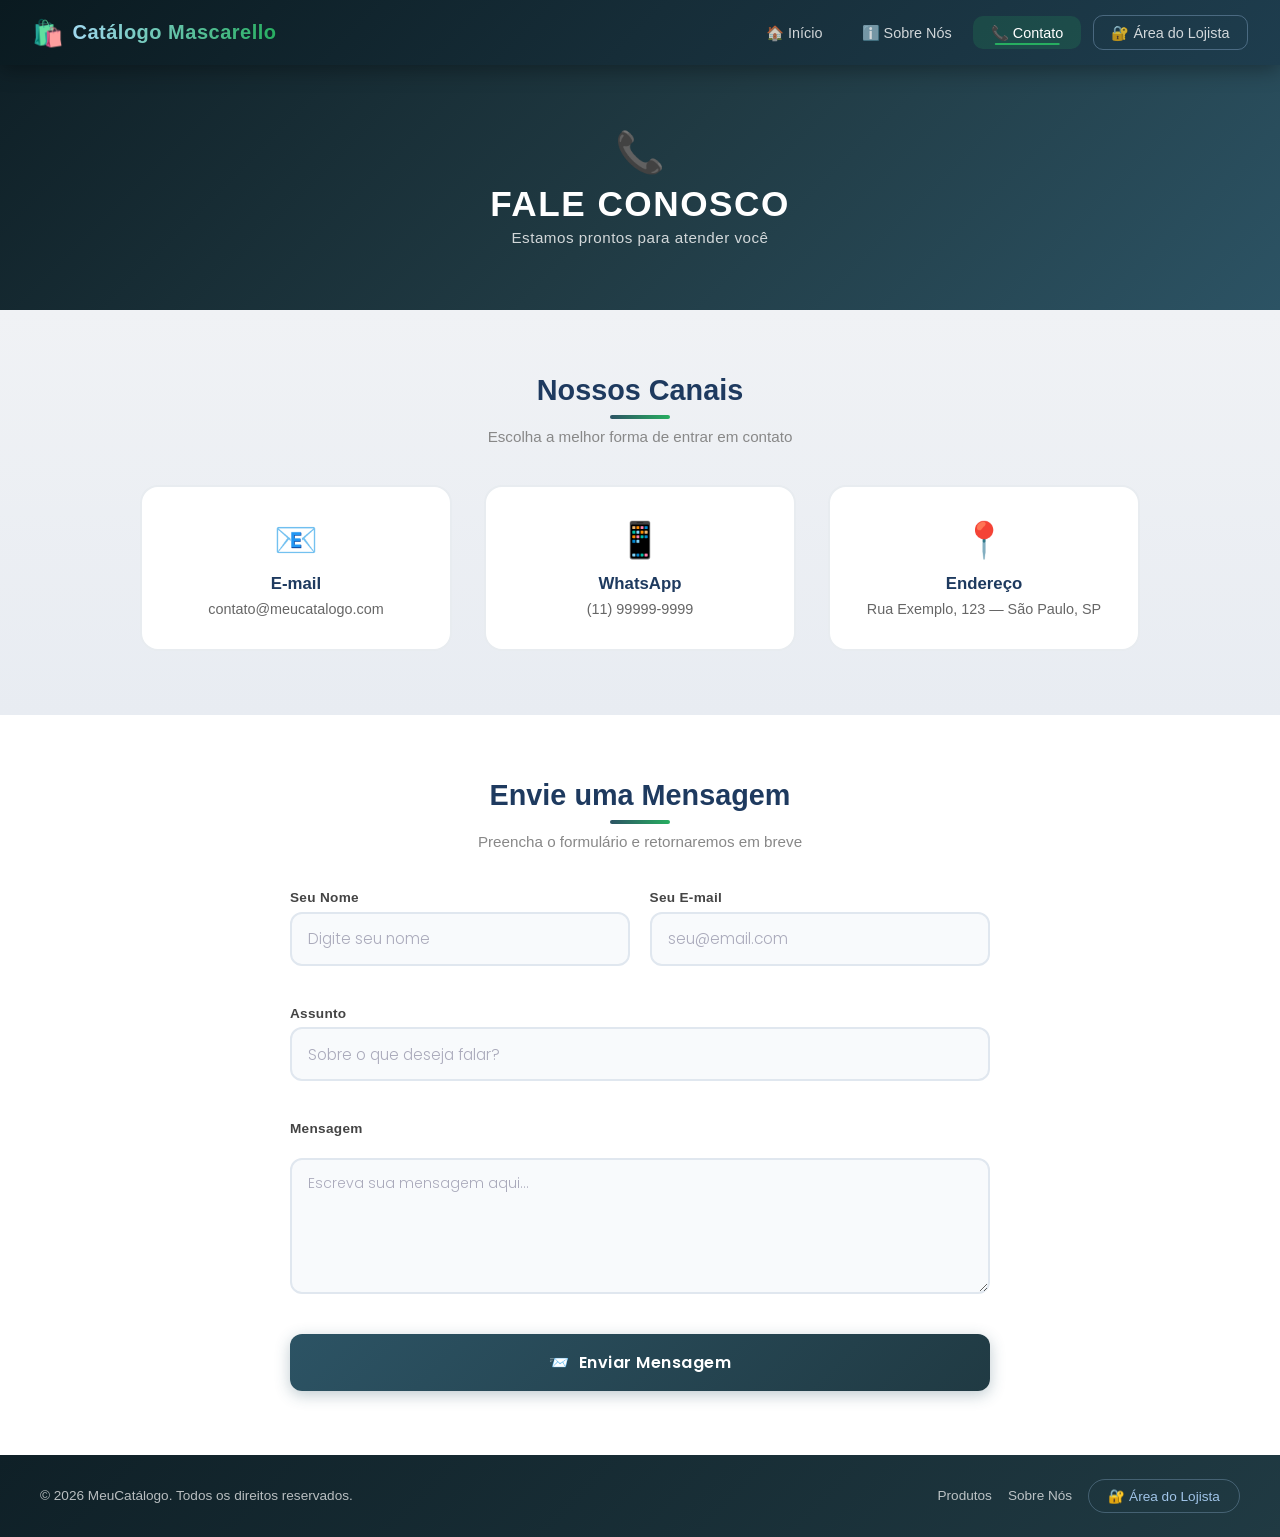
<file: contato.html>
<!DOCTYPE html>
<html lang="pt-BR">
  <head>
    <meta charset="UTF-8" />
    <meta name="viewport" content="width=device-width, initial-scale=1.0" />
    <title>Catálogo Mascarello — Contato</title>

    <link rel="preconnect" href="https://fonts.googleapis.com" />
    <link rel="preconnect" href="https://fonts.gstatic.com" crossorigin />
    <link
      href="https://fonts.googleapis.com/css2?family=Poppins:wght@300;400;500;600;700;800&display=swap"
      rel="stylesheet"
    />

    <link rel="stylesheet" href="styles.css" />
  </head>
  <body>
    <!-- ===== NAVBAR ===== -->
    <nav class="navbar">
      <div class="navbar-container">
        <a href="index.html" class="navbar-brand">
          <span class="brand-icon">🛍️</span>
          <span class="brand-text">Catálogo Mascarello</span>
        </a>

        <button class="navbar-toggle" id="navToggle" aria-label="Abrir menu">
          <span class="hamburger-line"></span>
          <span class="hamburger-line"></span>
          <span class="hamburger-line"></span>
        </button>

        <ul class="navbar-menu" id="navMenu">
          <li><a href="index.html" class="nav-link">🏠 Início</a></li>
          <li><a href="sobre.html" class="nav-link">ℹ️ Sobre Nós</a></li>
          <li><a href="contato.html" class="nav-link active">📞 Contato</a></li>
          <li>
            <a href="admin.html" class="nav-link nav-link-admin"
              >🔐 Área do Lojista</a
            >
          </li>
        </ul>
      </div>
    </nav>

    <!-- ===== PAGE HERO ===== -->
    <header class="page-hero">
      <div class="header-content">
        <span class="header-icon">📞</span>
        <h1>Fale Conosco</h1>
        <p class="header-subtitle">Estamos prontos para atender você</p>
      </div>
    </header>

    <!-- ===== MAIN ===== -->
    <main>
      <!-- Cards de Contato -->
      <section class="section-contato">
        <div class="contato-container">
          <div class="section-header">
            <h2>Nossos Canais</h2>
            <p>Escolha a melhor forma de entrar em contato</p>
          </div>
          <div class="contato-grid">
            <div class="contato-card">
              <span class="contato-icon">📧</span>
              <h3>E-mail</h3>
              <p>contato@meucatalogo.com</p>
            </div>
            <div class="contato-card">
              <span class="contato-icon">📱</span>
              <h3>WhatsApp</h3>
              <p>(11) 99999-9999</p>
            </div>
            <div class="contato-card">
              <span class="contato-icon">📍</span>
              <h3>Endereço</h3>
              <p>Rua Exemplo, 123 — São Paulo, SP</p>
            </div>
          </div>
        </div>
      </section>

      <!-- Formulário de Contato -->
      <section class="section-formulario">
        <div class="formulario-container">
          <div class="section-header">
            <h2>Envie uma Mensagem</h2>
            <p>Preencha o formulário e retornaremos em breve</p>
          </div>
          <form class="form-contato" id="formContato">
            <div class="form-row">
              <div class="form-grupo">
                <label for="nome">Seu Nome</label>
                <input
                  type="text"
                  id="nome"
                  placeholder="Digite seu nome"
                  required
                />
              </div>
              <div class="form-grupo">
                <label for="email">Seu E-mail</label>
                <input
                  type="email"
                  id="email"
                  placeholder="seu@email.com"
                  required
                />
              </div>
            </div>
            <div class="form-grupo">
              <label for="assunto">Assunto</label>
              <input
                type="text"
                id="assunto"
                placeholder="Sobre o que deseja falar?"
                required
              />
            </div>
            <div class="form-grupo">
              <label for="mensagem">Mensagem</label>
              <textarea
                id="mensagem"
                rows="5"
                placeholder="Escreva sua mensagem aqui..."
                required
              ></textarea>
            </div>
            <button type="submit" class="btn-enviar">
              <span class="btn-icon">📨</span> Enviar Mensagem
            </button>
            <p id="formMensagem" class="form-feedback"></p>
          </form>
        </div>
      </section>
    </main>

    <!-- ===== FOOTER ===== -->
    <footer>
      <div class="footer-content">
        <p>&copy; 2026 MeuCatálogo. Todos os direitos reservados.</p>
        <div class="footer-links">
          <a href="index.html" class="footer-link">Produtos</a>
          <a href="sobre.html" class="footer-link">Sobre Nós</a>
          <a href="admin.html" class="link-admin">🔐 Área do Lojista</a>
        </div>
      </div>
    </footer>

    <script src="script.js"></script>
  </body>
</html>
</file>
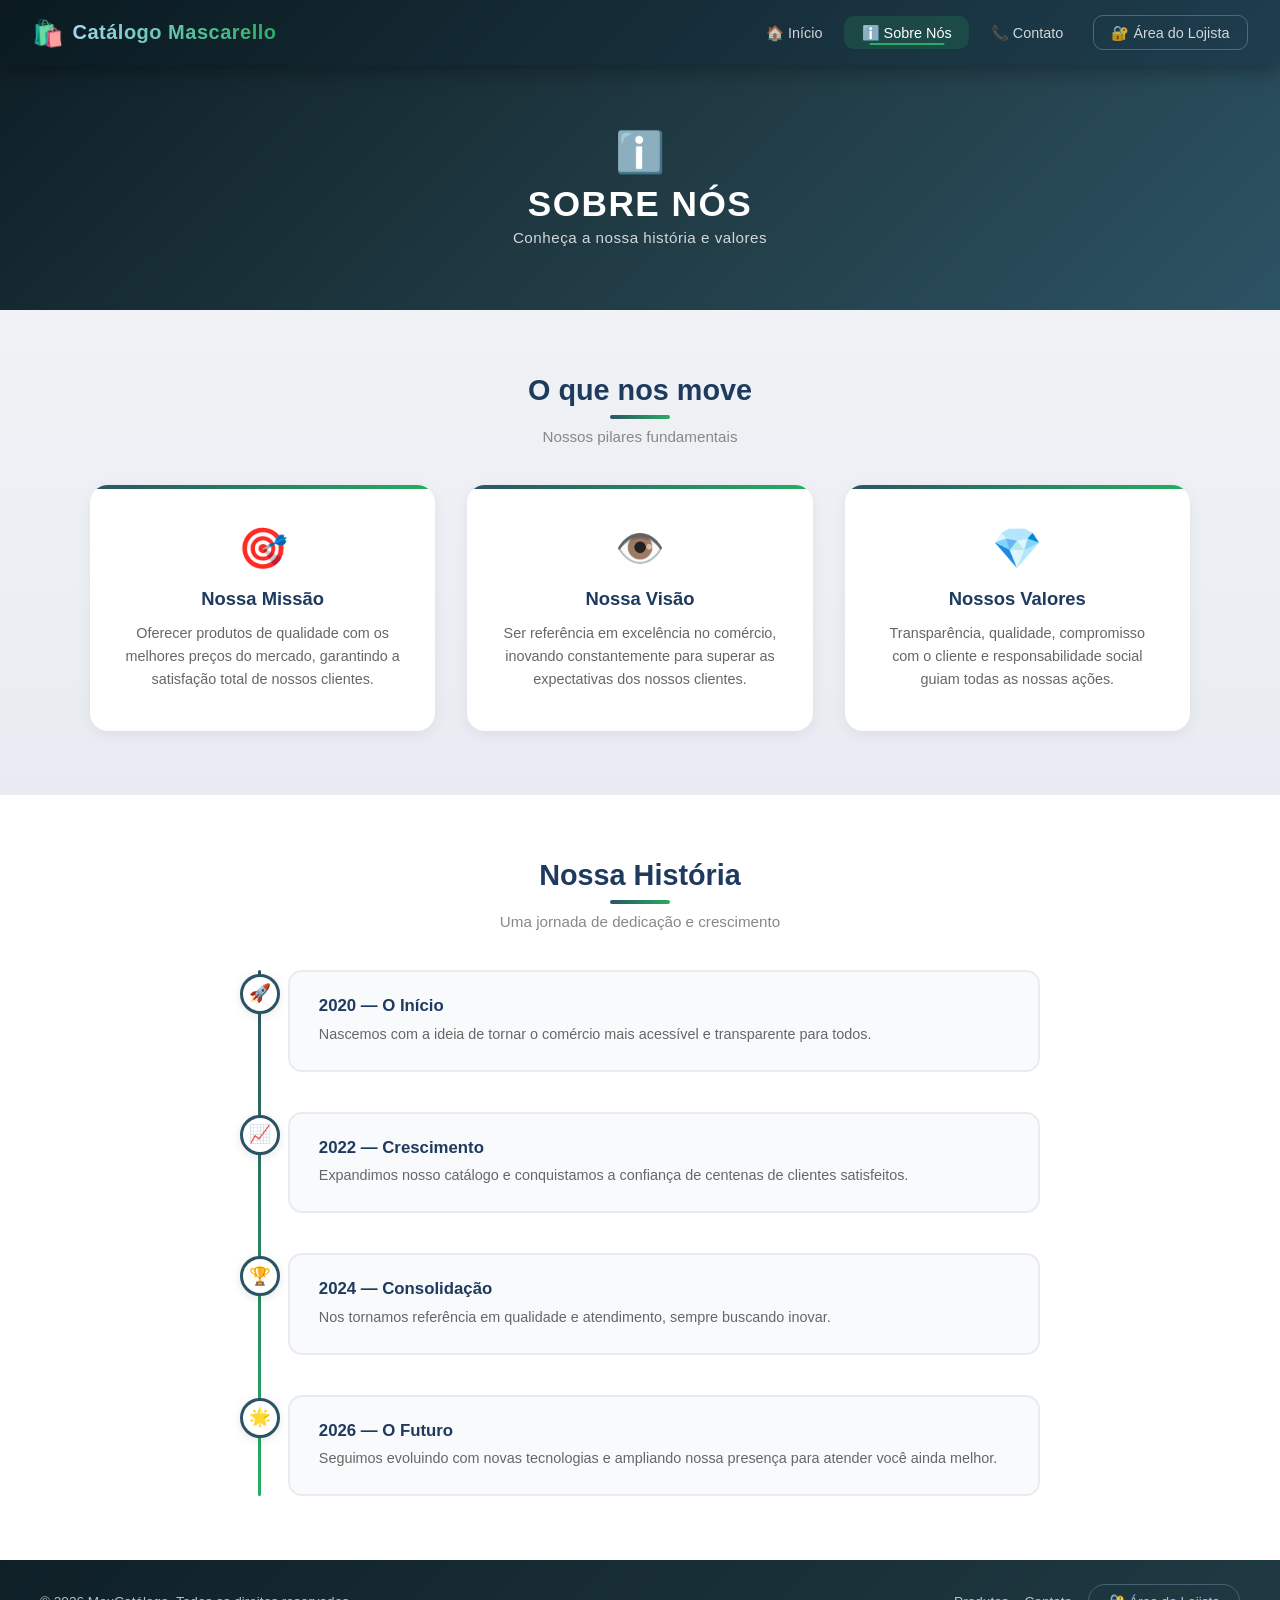
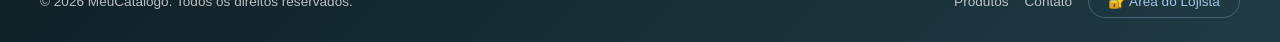
<file: sobre.html>
<!DOCTYPE html>
<html lang="pt-BR">
  <head>
    <meta charset="UTF-8" />
    <meta name="viewport" content="width=device-width, initial-scale=1.0" />
    <title>Catálogo Mascarello — Sobre Nós</title>

    <link rel="preconnect" href="https://fonts.googleapis.com" />
    <link rel="preconnect" href="https://fonts.gstatic.com" crossorigin />
    <link
      href="https://fonts.googleapis.com/css2?family=Poppins:wght@300;400;500;600;700;800&display=swap"
      rel="stylesheet"
    />

    <link rel="stylesheet" href="styles.css" />
  </head>
  <body>
    <!-- NAVBAR -->
    <nav class="navbar">
      <div class="navbar-container">
        <a href="index.html" class="navbar-brand">
          <span class="brand-icon">🛍️</span>
          <span class="brand-text">Catálogo Mascarello</span>
        </a>

        <button class="navbar-toggle" id="navToggle" aria-label="Abrir menu">
          <span class="hamburger-line"></span>
          <span class="hamburger-line"></span>
          <span class="hamburger-line"></span>
        </button>

        <ul class="navbar-menu" id="navMenu">
          <li><a href="index.html" class="nav-link">🏠 Início</a></li>
          <li><a href="sobre.html" class="nav-link active">ℹ️ Sobre Nós</a></li>
          <li><a href="contato.html" class="nav-link">📞 Contato</a></li>
          <li>
            <a href="admin.html" class="nav-link nav-link-admin"
              >🔐 Área do Lojista</a
            >
          </li>
        </ul>
      </div>
    </nav>

    <!-- PAGE HERO -->
    <header class="page-hero">
      <div class="header-content">
        <span class="header-icon">ℹ️</span>
        <h1>Sobre Nós</h1>
        <p class="header-subtitle">Conheça a nossa história e valores</p>
      </div>
    </header>

    <!-- MAIN -->
    <main>
      <!-- Missão, Visão, Valores -->
      <section class="section-sobre">
        <div class="sobre-container">
          <div class="section-header">
            <h2>O que nos move</h2>
            <p>Nossos pilares fundamentais</p>
          </div>
          <div class="sobre-grid">
            <div class="sobre-card">
              <span class="sobre-icon">🎯</span>
              <h3>Nossa Missão</h3>
              <p>
                Oferecer produtos de qualidade com os melhores preços do
                mercado, garantindo a satisfação total de nossos clientes.
              </p>
            </div>
            <div class="sobre-card">
              <span class="sobre-icon">👁️</span>
              <h3>Nossa Visão</h3>
              <p>
                Ser referência em excelência no comércio, inovando
                constantemente para superar as expectativas dos nossos clientes.
              </p>
            </div>
            <div class="sobre-card">
              <span class="sobre-icon">💎</span>
              <h3>Nossos Valores</h3>
              <p>
                Transparência, qualidade, compromisso com o cliente e
                responsabilidade social guiam todas as nossas ações.
              </p>
            </div>
          </div>
        </div>
      </section>

      <!-- Nossa História -->
      <section class="section-historia">
        <div class="historia-container">
          <div class="section-header">
            <h2>Nossa História</h2>
            <p>Uma jornada de dedicação e crescimento</p>
          </div>
          <div class="historia-content">
            <div class="historia-timeline">
              <div class="timeline-item">
                <div class="timeline-marker">🚀</div>
                <div class="timeline-body">
                  <h3>2020 — O Início</h3>
                  <p>
                    Nascemos com a ideia de tornar o comércio mais acessível e
                    transparente para todos.
                  </p>
                </div>
              </div>
              <div class="timeline-item">
                <div class="timeline-marker">📈</div>
                <div class="timeline-body">
                  <h3>2022 — Crescimento</h3>
                  <p>
                    Expandimos nosso catálogo e conquistamos a confiança de
                    centenas de clientes satisfeitos.
                  </p>
                </div>
              </div>
              <div class="timeline-item">
                <div class="timeline-marker">🏆</div>
                <div class="timeline-body">
                  <h3>2024 — Consolidação</h3>
                  <p>
                    Nos tornamos referência em qualidade e atendimento, sempre
                    buscando inovar.
                  </p>
                </div>
              </div>
              <div class="timeline-item">
                <div class="timeline-marker">🌟</div>
                <div class="timeline-body">
                  <h3>2026 — O Futuro</h3>
                  <p>
                    Seguimos evoluindo com novas tecnologias e ampliando nossa
                    presença para atender você ainda melhor.
                  </p>
                </div>
              </div>
            </div>
          </div>
        </div>
      </section>
    </main>

    <!-- FOOTER -->
    <footer>
      <div class="footer-content">
        <p>&copy; 2026 MeuCatálogo. Todos os direitos reservados.</p>
        <div class="footer-links">
          <a href="index.html" class="footer-link">Produtos</a>
          <a href="contato.html" class="footer-link">Contato</a>
          <a href="admin.html" class="link-admin">🔐 Área do Lojista</a>
        </div>
      </div>
    </footer>

    <script src="script.js"></script>
  </body>
</html>
</file>
<file: styles.css>
/* =========================================
   RESET & BASE
   ========================================= */
*,
*::before,
*::after {
  margin: 0;
  padding: 0;
  box-sizing: border-box;
}

html {
  scroll-behavior: smooth;
}

body {
  font-family: "Poppins", "Segoe UI", Tahoma, Geneva, Verdana, sans-serif;
  background-color: #f0f2f5;
  color: #333;
  min-height: 100vh;
  display: flex;
  flex-direction: column;
}

main {
  flex: 1;
}

/* =========================================
      NAVBAR
      ========================================= */
.navbar {
  background: linear-gradient(135deg, #0a1a20, #162d38, #1e3d4e);
  padding: 0;
  position: sticky;
  top: 0;
  z-index: 1000;
  box-shadow: 0 4px 20px rgba(0, 0, 0, 0.35);
}

.navbar-container {
  max-width: 1400px;
  margin: 0 auto;
  display: flex;
  align-items: center;
  justify-content: space-between;
  padding: 0 2rem;
  height: 65px;
}

/* Brand / Logo */
.navbar-brand {
  display: flex;
  align-items: center;
  gap: 0.5rem;
  text-decoration: none;
  color: #fff;
  font-weight: 700;
  font-size: 1.25rem;
  letter-spacing: 0.5px;
  transition: opacity 0.3s;
}

.navbar-brand:hover {
  opacity: 0.85;
}

.brand-icon {
  font-size: 1.6rem;
  animation: bounce 2s ease-in-out infinite;
}

.brand-text {
  background: linear-gradient(90deg, #a0d8ef, #27ae60);
  -webkit-background-clip: text;
  -webkit-text-fill-color: transparent;
  background-clip: text;
}

/* Nav Links */
.navbar-menu {
  list-style: none;
  display: flex;
  align-items: center;
  gap: 0.25rem;
}

.nav-link {
  color: rgba(255, 255, 255, 0.8);
  text-decoration: none;
  font-size: 0.9rem;
  font-weight: 500;
  padding: 0.55rem 1.1rem;
  border-radius: 10px;
  transition: all 0.3s ease;
  position: relative;
  white-space: nowrap;
}

.nav-link::after {
  content: "";
  position: absolute;
  bottom: 4px;
  left: 50%;
  transform: translateX(-50%) scaleX(0);
  width: 60%;
  height: 2px;
  background: #27ae60;
  border-radius: 2px;
  transition: transform 0.3s ease;
}

.nav-link:hover {
  color: #fff;
  background: rgba(255, 255, 255, 0.08);
}

.nav-link:hover::after {
  transform: translateX(-50%) scaleX(1);
}

.nav-link.active {
  color: #fff;
  background: rgba(39, 174, 96, 0.18);
}

.nav-link.active::after {
  transform: translateX(-50%) scaleX(1);
}

/* Botão Admin na navbar */
.nav-link-admin {
  border: 1px solid rgba(160, 196, 232, 0.35);
  margin-left: 0.5rem;
}

.nav-link-admin:hover {
  background: rgba(160, 196, 232, 0.15);
  border-color: rgba(160, 196, 232, 0.6);
}

/* Hamburger toggle */
.navbar-toggle {
  display: none;
  flex-direction: column;
  gap: 5px;
  background: none;
  border: none;
  cursor: pointer;
  padding: 0.4rem;
  z-index: 1001;
}

.hamburger-line {
  display: block;
  width: 26px;
  height: 3px;
  background: #fff;
  border-radius: 3px;
  transition: all 0.35s ease;
}

.navbar-toggle.open .hamburger-line:nth-child(1) {
  transform: rotate(45deg) translate(6px, 6px);
}

.navbar-toggle.open .hamburger-line:nth-child(2) {
  opacity: 0;
  transform: scaleX(0);
}

.navbar-toggle.open .hamburger-line:nth-child(3) {
  transform: rotate(-45deg) translate(6px, -6px);
}

/* =========================================
      HEADER / HERO
      ========================================= */
header {
  background: linear-gradient(135deg, #0f2027, #203a43, #2c5364);
  color: #fff;
  padding: 3rem 1.5rem;
  text-align: center;
  box-shadow: 0 6px 20px rgba(0, 0, 0, 0.25);
}

.page-hero {
  padding: 4rem 1.5rem;
}

.header-content {
  max-width: 800px;
  margin: 0 auto;
}

.header-icon {
  font-size: 2.5rem;
  display: block;
  margin-bottom: 0.5rem;
  animation: bounce 2s ease-in-out infinite;
}

@keyframes bounce {
  0%,
  100% {
    transform: translateY(0);
  }
  50% {
    transform: translateY(-8px);
  }
}

header h1 {
  font-size: 2.2rem;
  font-weight: 800;
  letter-spacing: 1.5px;
  text-transform: uppercase;
  margin-bottom: 0.3rem;
}

.header-subtitle {
  font-size: 0.95rem;
  font-weight: 300;
  opacity: 0.8;
  letter-spacing: 0.5px;
}

/* =========================================
      SECTION HEADERS (reutilizável)
      ========================================= */
.section-header {
  text-align: center;
  margin-bottom: 2.5rem;
}

.section-header h2 {
  font-size: 1.8rem;
  font-weight: 700;
  color: #1e3a5f;
  margin-bottom: 0.3rem;
  position: relative;
  display: inline-block;
}

.section-header h2::after {
  content: "";
  display: block;
  width: 60px;
  height: 4px;
  background: linear-gradient(90deg, #2c5364, #27ae60);
  border-radius: 4px;
  margin: 0.5rem auto 0;
}

.section-header p {
  font-size: 0.95rem;
  color: #888;
  font-weight: 300;
  margin-top: 0.3rem;
}

/* =========================================
      SEÇÃO DE PRODUTOS
      ========================================= */
.section-produtos {
  padding: 3rem 0 1rem;
}

.grid-produtos {
  display: grid;
  grid-template-columns: repeat(auto-fill, minmax(260px, 1fr));
  gap: 1.8rem;
  padding: 0 3rem 2.5rem;
  max-width: 1400px;
  margin: 0 auto;
}

/* Card do Produto */
.card-produto {
  background: #fff;
  border-radius: 18px;
  overflow: hidden;
  box-shadow: 0 4px 15px rgba(0, 0, 0, 0.08), 0 1px 3px rgba(0, 0, 0, 0.06);
  transition: transform 0.35s cubic-bezier(0.25, 0.46, 0.45, 0.94),
    box-shadow 0.35s ease;
  display: flex;
  flex-direction: column;
  align-items: center;
  text-align: center;
  padding-bottom: 1.5rem;
  cursor: pointer;
  position: relative;
}

.card-produto::before {
  content: "";
  position: absolute;
  top: 0;
  left: 0;
  right: 0;
  height: 4px;
  background: linear-gradient(90deg, #2c5364, #27ae60);
  opacity: 0;
  transition: opacity 0.3s ease;
}

.card-produto:hover {
  transform: translateY(-8px) scale(1.02);
  box-shadow: 0 20px 40px rgba(0, 0, 0, 0.15), 0 8px 16px rgba(0, 0, 0, 0.1);
}

.card-produto:hover::before {
  opacity: 1;
}

.card-produto img {
  width: 100%;
  height: 220px;
  object-fit: cover;
  border-bottom: 3px solid #e0e7ef;
  transition: transform 0.5s cubic-bezier(0.25, 0.46, 0.45, 0.94);
}

.card-produto:hover img {
  transform: scale(1.08);
}

.card-produto h3 {
  font-size: 1.1rem;
  font-weight: 600;
  color: #1e3a5f;
  margin: 1rem 1rem 0.5rem;
  line-height: 1.3;
}

.preco-destaque {
  font-size: 1.4rem !important;
  font-weight: 700 !important;
  color: #27ae60 !important;
  margin: 0.25rem 1rem !important;
  background: #e8faf0;
  padding: 0.3rem 1rem;
  border-radius: 25px;
  display: inline-block;
}

.card-produto p:last-of-type:not(.preco-destaque) {
  display: inline-block;
  font-size: 0.8rem;
  font-weight: 600;
  text-transform: uppercase;
  letter-spacing: 0.8px;
  color: #2d6a9f;
  background: #e8f1fa;
  padding: 0.3rem 0.9rem;
  border-radius: 20px;
  margin-top: 0.75rem;
}

/* Loading */
.grid-produtos:empty::after {
  content: "Carregando produtos...";
  grid-column: 1 / -1;
  text-align: center;
  padding: 3rem;
  font-size: 1.1rem;
  color: #888;
  animation: pulse 1.5s ease-in-out infinite;
}

@keyframes pulse {
  0%,
  100% {
    opacity: 1;
  }
  50% {
    opacity: 0.4;
  }
}

/* =========================================
      SEÇÃO SOBRE NÓS
      ========================================= */
.section-sobre {
  background: linear-gradient(180deg, #f0f2f5, #e8ecf2);
  padding: 4rem 2rem;
}

.sobre-container {
  max-width: 1100px;
  margin: 0 auto;
}

.sobre-grid {
  display: grid;
  grid-template-columns: repeat(auto-fit, minmax(280px, 1fr));
  gap: 2rem;
}

.sobre-card {
  background: #fff;
  border-radius: 18px;
  padding: 2.5rem 2rem;
  text-align: center;
  box-shadow: 0 4px 15px rgba(0, 0, 0, 0.06);
  transition: transform 0.35s ease, box-shadow 0.35s ease;
  position: relative;
  overflow: hidden;
}

.sobre-card::before {
  content: "";
  position: absolute;
  top: 0;
  left: 0;
  right: 0;
  height: 4px;
  background: linear-gradient(90deg, #2c5364, #27ae60);
}

.sobre-card:hover {
  transform: translateY(-6px);
  box-shadow: 0 15px 35px rgba(0, 0, 0, 0.12);
}

.sobre-icon {
  font-size: 2.5rem;
  display: block;
  margin-bottom: 1rem;
}

.sobre-card h3 {
  font-size: 1.15rem;
  font-weight: 700;
  color: #1e3a5f;
  margin-bottom: 0.7rem;
}

.sobre-card p {
  font-size: 0.9rem;
  color: #666;
  line-height: 1.6;
  font-weight: 300;
}

/* =========================================
      SEÇÃO HISTÓRIA / TIMELINE
      ========================================= */
.section-historia {
  padding: 4rem 2rem;
  background: #fff;
}

.historia-container {
  max-width: 800px;
  margin: 0 auto;
}

.historia-timeline {
  position: relative;
  padding-left: 3rem;
}

.historia-timeline::before {
  content: "";
  position: absolute;
  left: 18px;
  top: 0;
  bottom: 0;
  width: 3px;
  background: linear-gradient(180deg, #2c5364, #27ae60);
  border-radius: 3px;
}

.timeline-item {
  position: relative;
  margin-bottom: 2.5rem;
  display: flex;
  align-items: flex-start;
  gap: 1.2rem;
}

.timeline-item:last-child {
  margin-bottom: 0;
}

.timeline-marker {
  position: absolute;
  left: -3rem;
  top: 0.2rem;
  width: 40px;
  height: 40px;
  background: #fff;
  border: 3px solid #2c5364;
  border-radius: 50%;
  display: flex;
  align-items: center;
  justify-content: center;
  font-size: 1.1rem;
  z-index: 1;
  box-shadow: 0 2px 10px rgba(0, 0, 0, 0.1);
}

.timeline-body {
  background: #f8fafc;
  border-radius: 14px;
  padding: 1.5rem 1.8rem;
  border: 2px solid #e8ecf0;
  transition: all 0.3s ease;
  flex: 1;
}

.timeline-body:hover {
  border-color: #2c5364;
  transform: translateX(5px);
  box-shadow: 0 6px 20px rgba(0, 0, 0, 0.08);
}

.timeline-body h3 {
  font-size: 1.05rem;
  font-weight: 700;
  color: #1e3a5f;
  margin-bottom: 0.4rem;
}

.timeline-body p {
  font-size: 0.9rem;
  color: #666;
  line-height: 1.6;
  font-weight: 300;
}

/* =========================================
      SEÇÃO CONTATO
      ========================================= */
.section-contato {
  padding: 4rem 2rem;
  background: linear-gradient(180deg, #f0f2f5, #e8ecf2);
}

.contato-container {
  max-width: 1000px;
  margin: 0 auto;
}

.contato-grid {
  display: grid;
  grid-template-columns: repeat(auto-fit, minmax(250px, 1fr));
  gap: 2rem;
}

.contato-card {
  background: #fff;
  border-radius: 18px;
  padding: 2rem 1.5rem;
  text-align: center;
  border: 2px solid #e8ecf0;
  transition: all 0.35s ease;
}

.contato-card:hover {
  border-color: #2c5364;
  transform: translateY(-4px);
  box-shadow: 0 10px 30px rgba(0, 0, 0, 0.08);
}

.contato-icon {
  font-size: 2.2rem;
  display: block;
  margin-bottom: 0.8rem;
}

.contato-card h3 {
  font-size: 1.05rem;
  font-weight: 700;
  color: #1e3a5f;
  margin-bottom: 0.4rem;
}

.contato-card p {
  font-size: 0.9rem;
  color: #666;
  font-weight: 400;
}

/* =========================================
      FORMULÁRIO DE CONTATO
      ========================================= */
.section-formulario {
  padding: 4rem 2rem;
  background: #fff;
}

.formulario-container {
  max-width: 700px;
  margin: 0 auto;
}

.form-contato {
  display: flex;
  flex-direction: column;
  gap: 1.2rem;
}

.form-row {
  display: grid;
  grid-template-columns: 1fr 1fr;
  gap: 1.2rem;
}

.form-grupo {
  display: flex;
  flex-direction: column;
}

.form-grupo label {
  font-size: 0.85rem;
  font-weight: 600;
  color: #444;
  margin-bottom: 0.4rem;
  letter-spacing: 0.3px;
}

.form-grupo input,
.form-grupo textarea {
  width: 100%;
  padding: 0.85rem 1rem;
  border: 2px solid #e0e7ef;
  border-radius: 12px;
  font-size: 0.95rem;
  font-family: "Poppins", sans-serif;
  color: #333;
  transition: all 0.3s ease;
  outline: none;
  background: #f8fafc;
  resize: vertical;
}

.form-grupo input:focus,
.form-grupo textarea:focus {
  border-color: #2c5364;
  background: #fff;
  box-shadow: 0 0 0 4px rgba(44, 83, 100, 0.1);
}

.form-grupo input::placeholder,
.form-grupo textarea::placeholder {
  color: #aab;
  font-weight: 300;
}

.btn-enviar {
  width: 100%;
  padding: 1rem;
  background: linear-gradient(135deg, #2c5364, #203a43);
  color: #fff;
  border: none;
  border-radius: 12px;
  font-size: 1rem;
  font-weight: 600;
  font-family: "Poppins", sans-serif;
  cursor: pointer;
  transition: all 0.3s ease;
  box-shadow: 0 4px 15px rgba(44, 83, 100, 0.3);
  letter-spacing: 0.5px;
}

.btn-enviar:hover {
  background: linear-gradient(135deg, #203a43, #0f2027);
  transform: translateY(-2px);
  box-shadow: 0 8px 25px rgba(44, 83, 100, 0.4);
}

.btn-enviar:active {
  transform: translateY(0);
}

.btn-icon {
  margin-right: 0.3rem;
}

.form-feedback {
  text-align: center;
  font-size: 0.9rem;
  font-weight: 500;
  padding: 0.6rem;
  border-radius: 10px;
  transition: all 0.3s ease;
}

.form-feedback:empty {
  display: none;
}

.form-feedback.sucesso {
  color: #27ae60;
  background: #e8faf0;
}

.form-feedback.erro {
  color: #e74c3c;
  background: #fdeaea;
}

/* =========================================
      FOOTER
      ========================================= */
footer {
  background: linear-gradient(135deg, #0f2027, #203a43);
  color: #fff;
  padding: 1.5rem 2rem;
  text-align: center;
  margin-top: auto;
}

.footer-content {
  max-width: 1200px;
  margin: 0 auto;
  display: flex;
  justify-content: space-between;
  align-items: center;
  flex-wrap: wrap;
  gap: 1rem;
}

.footer-content p {
  font-size: 0.85rem;
  opacity: 0.7;
}

.footer-links {
  display: flex;
  align-items: center;
  gap: 1rem;
  flex-wrap: wrap;
}

.footer-link {
  color: rgba(255, 255, 255, 0.7);
  text-decoration: none;
  font-size: 0.85rem;
  font-weight: 400;
  transition: color 0.3s ease;
}

.footer-link:hover {
  color: #fff;
}

.link-admin {
  color: #a0c4e8;
  text-decoration: none;
  font-size: 0.85rem;
  font-weight: 500;
  padding: 0.5rem 1.2rem;
  border: 1px solid rgba(160, 196, 232, 0.3);
  border-radius: 25px;
  transition: all 0.3s ease;
}

.link-admin:hover {
  background: rgba(160, 196, 232, 0.15);
  color: #fff;
  border-color: rgba(160, 196, 232, 0.6);
  transform: translateY(-2px);
}

/* =========================================
      ADMIN PAGE STYLES
      ========================================= */
.admin-body {
  background: linear-gradient(135deg, #0f2027 0%, #203a43 50%, #2c5364 100%);
  min-height: 100vh;
  display: flex;
  align-items: flex-start;
  justify-content: center;
  padding: 2rem 1rem;
}

/* Reset básico para garantir que paddings não aumentem o tamanho real das caixas */
* {
  box-sizing: border-box;
}

.admin-wrapper {
  display: flex;
  gap: 30px;
  align-items: stretch; /* força mesma altura */
}

.painel-container {
  flex: 1; /* ambas ocupam o mesmo espaço */
  display: flex;
  flex-direction: column;
  width: 400px;
}

/* Ajuste para a lista de produtos não "vazar" para fora */
.lista-produtos {
  width: 100%;
  overflow-x: hidden; /* Evita que itens largos forcem a caixa a crescer */
}

/* Estilização extra para os itens da lista caberem bem */
.produto-item {
  display: flex;
  justify-content: space-between;
  align-items: center;
  width: 100%;
}

@keyframes slideUp {
  from {
    opacity: 0;
    transform: translateY(30px);
  }
  to {
    opacity: 1;
    transform: translateY(0);
  }
}

.painel-header {
  text-align: center;
  margin-bottom: 2rem;
}

.painel-icon {
  font-size: 3rem;
  display: block;
  margin-bottom: 0.5rem;
}

.painel-header h2 {
  font-size: 1.6rem;
  font-weight: 700;
  color: #1e3a5f;
  margin-bottom: 0.3rem;
}

.painel-subtitle {
  font-size: 0.85rem;
  color: #888;
  font-weight: 300;
}

.btn-salvar {
  width: 100%;
  padding: 1rem;
  background: linear-gradient(135deg, #27ae60, #2ecc71);
  color: #fff;
  border: none;
  border-radius: 12px;
  font-size: 1rem;
  font-weight: 600;
  font-family: "Poppins", sans-serif;
  cursor: pointer;
  transition: all 0.3s ease;
  box-shadow: 0 4px 15px rgba(39, 174, 96, 0.3);
  margin-top: 0.5rem;
  letter-spacing: 0.5px;
}

.btn-salvar:hover {
  background: linear-gradient(135deg, #219a52, #27ae60);
  transform: translateY(-2px);
  box-shadow: 0 8px 25px rgba(39, 174, 96, 0.4);
}

.btn-salvar:active {
  transform: translateY(0);
}

#mensagem-aviso {
  text-align: center;
  margin-top: 1rem;
  font-size: 0.9rem;
  font-weight: 500;
  padding: 0.6rem;
  border-radius: 10px;
  transition: all 0.3s ease;
}

#mensagem-aviso:empty {
  display: none;
}

.aviso-erro {
  color: #e74c3c !important;
  background: #fdeaea;
}

.aviso-sucesso {
  color: #27ae60 !important;
  background: #e8faf0;
}

.aviso-info {
  color: #2980b9 !important;
  background: #e8f1fa;
}

.painel-divider {
  height: 1px;
  background: #e0e7ef;
  margin: 1.5rem 0;
}

.painel-footer {
  text-align: center;
}

.link-voltar {
  color: #2c5364;
  text-decoration: none;
  font-size: 0.9rem;
  font-weight: 500;
  padding: 0.5rem 1.2rem;
  border-radius: 25px;
  transition: all 0.3s ease;
  display: inline-block;
}

.link-voltar:hover {
  background: #e8f1fa;
  color: #1e3a5f;
  transform: translateX(-3px);
}

.painel-lista {
  animation-delay: 0.15s;
  max-height: 1000px;
  width: 500px;
}

.lista-produtos::-webkit-scrollbar {
  width: 6px;
}

.lista-produtos::-webkit-scrollbar-track {
  background: #f0f2f5;
  border-radius: 3px;
}

.lista-produtos::-webkit-scrollbar-thumb {
  background: #c0c8d0;
  border-radius: 3px;
}

.lista-item {
  display: flex;
  align-items: center;
  justify-content: space-between;
  padding: 0.75rem;
  border: 1px solid #e8ecf0;
  border-radius: 12px;
  margin-bottom: 0.6rem;
  transition: all 0.2s ease;
  background: #fafbfc;
}

.lista-item:hover {
  background: #f0f4f8;
  border-color: #d0d8e0;
}

.lista-item-info {
  display: flex;
  align-items: center;
  gap: 0.8rem;
  flex: 1;
  min-width: 0;
}

.lista-item-info img {
  width: 45px;
  height: 45px;
  border-radius: 10px;
  object-fit: cover;
  border: 2px solid #e0e7ef;
  flex-shrink: 0;
}

.lista-item-info div {
  display: flex;
  flex-direction: column;
  min-width: 0;
}

.lista-item-info strong {
  font-size: 0.85rem;
  color: #1e3a5f;
  white-space: nowrap;
  overflow: hidden;
  text-overflow: ellipsis;
}

.lista-item-info span {
  font-size: 0.8rem;
  color: #27ae60;
  font-weight: 600;
}

.btn-deletar {
  background: none;
  border: 2px solid #fdeaea;
  border-radius: 10px;
  padding: 0.4rem 0.6rem;
  cursor: pointer;
  font-size: 1rem;
  transition: all 0.2s ease;
  flex-shrink: 0;
}

.btn-deletar:hover {
  background: #fdeaea;
  border-color: #e74c3c;
  transform: scale(1.1);
}

.lista-vazia {
  text-align: center;
  color: #aaa;
  font-size: 0.9rem;
  padding: 2rem 0;
}

/* =========================================
      RESPONSIVIDADE
      ========================================= */
@media (max-width: 768px) {
  /* Navbar mobile */
  .navbar-toggle {
    display: flex;
  }

  .navbar-menu {
    position: fixed;
    top: 65px;
    left: 0;
    right: 0;
    bottom: 0;
    background: linear-gradient(180deg, #0a1a20, #162d38);
    flex-direction: column;
    align-items: center;
    justify-content: flex-start;
    padding-top: 2rem;
    gap: 0.5rem;
    transform: translateX(100%);
    transition: transform 0.4s cubic-bezier(0.25, 0.46, 0.45, 0.94);
    z-index: 999;
  }

  .navbar-menu.open {
    transform: translateX(0);
  }

  .nav-link {
    font-size: 1.1rem;
    padding: 0.9rem 2rem;
    width: 80%;
    text-align: center;
  }

  .nav-link-admin {
    margin-left: 0;
    margin-top: 1rem;
  }

  /* Header */
  header {
    padding: 2rem 1rem;
  }

  .page-hero {
    padding: 3rem 1rem;
  }

  header h1 {
    font-size: 1.5rem;
  }

  .header-subtitle {
    font-size: 0.8rem;
  }

  /* Produtos */
  .grid-produtos {
    padding: 0 1rem 1.5rem;
    gap: 1.2rem;
    grid-template-columns: repeat(auto-fill, minmax(200px, 1fr));
  }

  .card-produto img {
    height: 180px;
  }

  .card-produto h3 {
    font-size: 1rem;
  }

  .preco-destaque {
    font-size: 1.15rem !important;
  }

  .footer-content {
    flex-direction: column;
    text-align: center;
  }

  .footer-links {
    justify-content: center;
  }

  .admin-body {
    padding: 1rem 0.5rem;
  }

  .painel-container {
    padding: 2rem 1.5rem;
    border-radius: 16px;
  }

  /* Sobre e Contato */
  .section-sobre,
  .section-contato,
  .section-historia,
  .section-formulario {
    padding: 3rem 1rem;
  }

  .section-header h2 {
    font-size: 1.4rem;
  }

  /* Formulário */
  .form-row {
    grid-template-columns: 1fr;
  }
}

@media (max-width: 480px) {
  .grid-produtos {
    grid-template-columns: 1fr;
    padding: 0 1rem 1rem;
  }

  .card-produto img {
    height: 200px;
  }

  header h1 {
    font-size: 1.3rem;
  }

  .sobre-grid,
  .contato-grid {
    grid-template-columns: 1fr;
  }
}
/* ====================================================
   ADMIN PAGE STYLES
   ==================================================== */

.admin-body {
  background: linear-gradient(135deg, #0f2027 0%, #203a43 50%, #2c5364 100%);
  min-height: 100vh;
  display: flex;
  align-items: flex-start;
  justify-content: flex-start;
  padding: 2rem 2rem;
}

/* Layout lado a lado: formulário à esquerda, lista ao centro */
.admin-wrapper {
  display: flex;
  flex-direction: row;
  align-items: flex-start;
  gap: 2rem;
  width: 100%;
  max-width: 1100px;
  margin: 0 auto;
}

/* Formulário: largura fixa à esquerda */
.painel-form {
  flex: 0 0 400px;
  min-width: 320px;
  width: 600px;
}

/* Lista: ocupa o espaço restante (centro/direita) */
.painel-lista {
  flex: 1 1 0;
  min-width: 0;
}

/* ===== PAINEL CONTAINER ===== */
.painel-container {
  background: #fff;
  border-radius: 20px;
  padding: 2.5rem 2rem;
  box-shadow: 0 20px 60px rgba(0, 0, 0, 0.3), 0 8px 20px rgba(0, 0, 0, 0.15);
  animation: slideUp 0.6s cubic-bezier(0.25, 0.46, 0.45, 0.94);
}

@keyframes slideUp {
  from {
    opacity: 0;
    transform: translateY(30px);
  }
  to {
    opacity: 1;
    transform: translateY(0);
  }
}

.painel-header {
  text-align: center;
  margin-bottom: 2rem;
}

.painel-icon {
  font-size: 3rem;
  display: block;
  margin-bottom: 0.5rem;
}

.painel-header h2 {
  font-size: 1.6rem;
  font-weight: 700;
  color: #1e3a5f;
  margin-bottom: 0.3rem;
}

.painel-subtitle {
  font-size: 0.85rem;
  color: #888;
  font-weight: 300;
}

/* ===== FORM GROUPS ===== */
.form-grupo {
  margin-bottom: 1.3rem;
}

.form-grupo label {
  display: block;
  font-size: 0.85rem;
  font-weight: 600;
  color: #444;
  margin-bottom: 0.4rem;
  letter-spacing: 0.3px;
}

.form-grupo input {
  width: 100%;
  padding: 0.85rem 1rem;
  border: 2px solid #e0e7ef;
  border-radius: 12px;
  font-size: 0.95rem;
  font-family: "Poppins", sans-serif;
  color: #333;
  transition: all 0.3s ease;
  outline: none;
  background: #f8fafc;
  box-sizing: border-box;
}

.form-grupo input:focus {
  border-color: #2c5364;
  background: #fff;
  box-shadow: 0 0 0 4px rgba(44, 83, 100, 0.1);
}

.form-grupo input::placeholder {
  color: #aab;
  font-weight: 300;
}

/* ===== BOTÃO SALVAR ===== */
.btn-salvar {
  width: 100%;
  padding: 1rem;
  background: linear-gradient(135deg, #27ae60, #2ecc71);
  color: #fff;
  border: none;
  border-radius: 12px;
  font-size: 1rem;
  font-weight: 600;
  font-family: "Poppins", sans-serif;
  cursor: pointer;
  transition: all 0.3s ease;
  box-shadow: 0 4px 15px rgba(39, 174, 96, 0.3);
  margin-top: 0.5rem;
  letter-spacing: 0.5px;
}

.btn-salvar:hover {
  background: linear-gradient(135deg, #219a52, #27ae60);
  transform: translateY(-2px);
  box-shadow: 0 8px 25px rgba(39, 174, 96, 0.4);
}

.btn-salvar:active {
  transform: translateY(0);
}

.btn-icon {
  margin-right: 0.3rem;
}

/* ===== MENSAGENS DE AVISO ===== */
#mensagem-aviso {
  text-align: center;
  margin-top: 1rem;
  font-size: 0.9rem;
  font-weight: 500;
  padding: 0.6rem;
  border-radius: 10px;
  transition: all 0.3s ease;
}

#mensagem-aviso:empty {
  display: none;
}

.aviso-erro {
  color: #e74c3c !important;
  background: #fdeaea;
}

.aviso-sucesso {
  color: #27ae60 !important;
  background: #e8faf0;
}

.aviso-info {
  color: #2980b9 !important;
  background: #e8f1fa;
}

/* ===== DIVIDER ===== */
.painel-divider {
  height: 1px;
  background: #e0e7ef;
  margin: 1.5rem 0;
}

/* ===== LINK VOLTAR ===== */
.painel-footer {
  text-align: center;
}

.link-voltar {
  color: #2c5364;
  text-decoration: none;
  font-size: 0.9rem;
  font-weight: 500;
  padding: 0.5rem 1.2rem;
  border-radius: 25px;
  transition: all 0.3s ease;
  display: inline-block;
}

.link-voltar:hover {
  background: #e8f1fa;
  color: #1e3a5f;
  transform: translateX(-3px);
}

/* ===== LISTA DE PRODUTOS (ADMIN) ===== */
.painel-lista {
  animation-delay: 0.15s;
}

.lista-produtos {
  max-height: 520px;
  overflow-y: auto;
  padding-right: 0.5rem;
}

.lista-produtos::-webkit-scrollbar {
  width: 6px;
}

.lista-produtos::-webkit-scrollbar-track {
  background: #f0f2f5;
  border-radius: 3px;
}

.lista-produtos::-webkit-scrollbar-thumb {
  background: #c0c8d0;
  border-radius: 3px;
}

.lista-item {
  display: flex;
  align-items: center;
  justify-content: space-between;
  padding: 0.75rem;
  border: 1px solid #e8ecf0;
  border-radius: 12px;
  margin-bottom: 0.6rem;
  transition: all 0.2s ease;
  background: #fafbfc;
}

.lista-item:hover {
  background: #f0f4f8;
  border-color: #d0d8e0;
}

.lista-item-info {
  display: flex;
  align-items: center;
  gap: 0.8rem;
  flex: 1;
  min-width: 0;
}

.lista-item-info img {
  width: 45px;
  height: 45px;
  border-radius: 10px;
  object-fit: cover;
  border: 2px solid #e0e7ef;
  flex-shrink: 0;
}

.lista-item-info div {
  display: flex;
  flex-direction: column;
  min-width: 0;
}

.lista-item-info strong {
  font-size: 0.85rem;
  color: #1e3a5f;
  white-space: nowrap;
  overflow: hidden;
  text-overflow: ellipsis;
}

.lista-item-info span {
  font-size: 0.8rem;
  color: #27ae60;
  font-weight: 600;
}

.btn-deletar {
  background: none;
  border: 2px solid #fdeaea;
  border-radius: 10px;
  padding: 0.4rem 0.6rem;
  cursor: pointer;
  font-size: 1rem;
  transition: all 0.2s ease;
  flex-shrink: 0;
}

.btn-deletar:hover {
  background: #fdeaea;
  border-color: #e74c3c;
  transform: scale(1.1);
}

.lista-vazia {
  text-align: center;
  color: #aaa;
  font-size: 0.9rem;
  padding: 2rem 0;
}

/* ===== RESPONSIVO: empilha em telas menores ===== */
@media (max-width: 768px) {
  .admin-body {
    padding: 1.5rem 1rem;
    justify-content: center;
  }

  .admin-wrapper {
    flex-direction: column;
    max-width: 550px;
  }

  .painel-form {
    flex: none;
    width: 100%;
    min-width: unset;
  }
}

/* LOGIN PAGE */

/* =========================
   RESET BÁSICO
========================= */
* {
  margin: 0;
  padding: 0;
  box-sizing: border-box;
  font-family: "Segoe UI", Arial, sans-serif;
}

/* =========================
   FUNDO (igual home)
========================= */
.login-body {
  height: 100vh;
  display: flex;
  align-items: center;
  justify-content: center;

  /* degradê parecido com sua página inicial */
  background: linear-gradient(135deg, #0f2f3a, #1f4e5f, #2b6c73);

  color: #fff;
}

/* =========================
   CARD LOGIN
========================= */
.login-container {
  background: rgba(255, 255, 255, 0.08);
  backdrop-filter: blur(12px);

  padding: 40px;
  width: 360px;
  border-radius: 16px;

  box-shadow: 0 10px 30px rgba(0, 0, 0, 0.3);
  text-align: center;

  border: 1px solid rgba(255, 255, 255, 0.1);
}

/* Título */
.login-container h2 {
  margin-bottom: 25px;
  font-size: 24px;
  font-weight: 600;
}

/* =========================
   INPUTS
========================= */
.login-container input {
  width: 100%;
  padding: 14px;
  margin-bottom: 15px;

  border-radius: 10px;
  border: none;
  outline: none;

  font-size: 15px;

  background: rgba(255, 255, 255, 0.15);
  color: white;

  transition: 0.25s;
}

.login-container input::placeholder {
  color: rgba(255, 255, 255, 0.7);
}

.login-container input:focus {
  background: rgba(255, 255, 255, 0.22);
  box-shadow: 0 0 0 2px #38b2ac;
}

/* =========================
   GRUPO SENHA
========================= */
.senha-grupo {
  position: relative;
  display: flex;
  align-items: center;
}

#btn-olho {
  position: absolute;
  right: 10px;

  background: none;
  border: none;
  cursor: pointer;

  font-size: 18px;
  color: white;
  opacity: 0.8;

  transition: 0.2s;
}

#btn-olho:hover {
  opacity: 1;
  transform: scale(1.1);
}

/* =========================
   BOTÃO LOGIN
========================= */
#btn-entrar {
  width: 100%;
  padding: 14px;
  margin-top: 10px;

  border-radius: 10px;
  border: none;

  font-size: 16px;
  font-weight: 600;

  cursor: pointer;

  background: linear-gradient(135deg, #22c55e, #16a34a);
  color: white;

  transition: all 0.25s ease;
}

#btn-entrar:hover {
  transform: translateY(-2px);
  box-shadow: 0 8px 18px rgba(0, 0, 0, 0.25);
}

#btn-entrar:active {
  transform: scale(0.98);
}

/* =========================
   MENSAGEM
========================= */
#mensagem {
  margin-top: 15px;
  font-size: 14px;
  min-height: 20px;
}

/* =========================
   RESPONSIVO
========================= */
@media (max-width: 420px) {
  .login-container {
    width: 90%;
    padding: 30px;
  }
}

/* Ajustando para o ID que está no seu HTML */
#carrinho-lateral {
  position: fixed;
  top: 100px;
  right: 20px;
  width: 300px;
  max-height: 80vh;
  background-color: #ffffff;
  border-radius: 15px;
  box-shadow: 0 10px 30px rgba(0, 0, 0, 0.15);
  padding: 20px;
  z-index: 1000;
  display: flex;
  flex-direction: column;
  border: 1px solid #eee;
  overflow-y: auto;
}

/* Estilo para o botão X de fechar (no topo do carrinho) */
.btn-fechar {
  background: none;
  border: none;
  font-size: 1.2rem;
  cursor: pointer;
  color: #999;
  float: right;
}

.btn-fechar:hover {
  color: #e74c3c;
}

/* Estilo para o botão ❌ de remover cada item */
.btn-remover {
  background: none;
  border: none;
  cursor: pointer;
  margin-left: 10px;
  opacity: 0.6;
  transition: opacity 0.2s;
}

.btn-remover:hover {
  opacity: 1;
}
</file>
